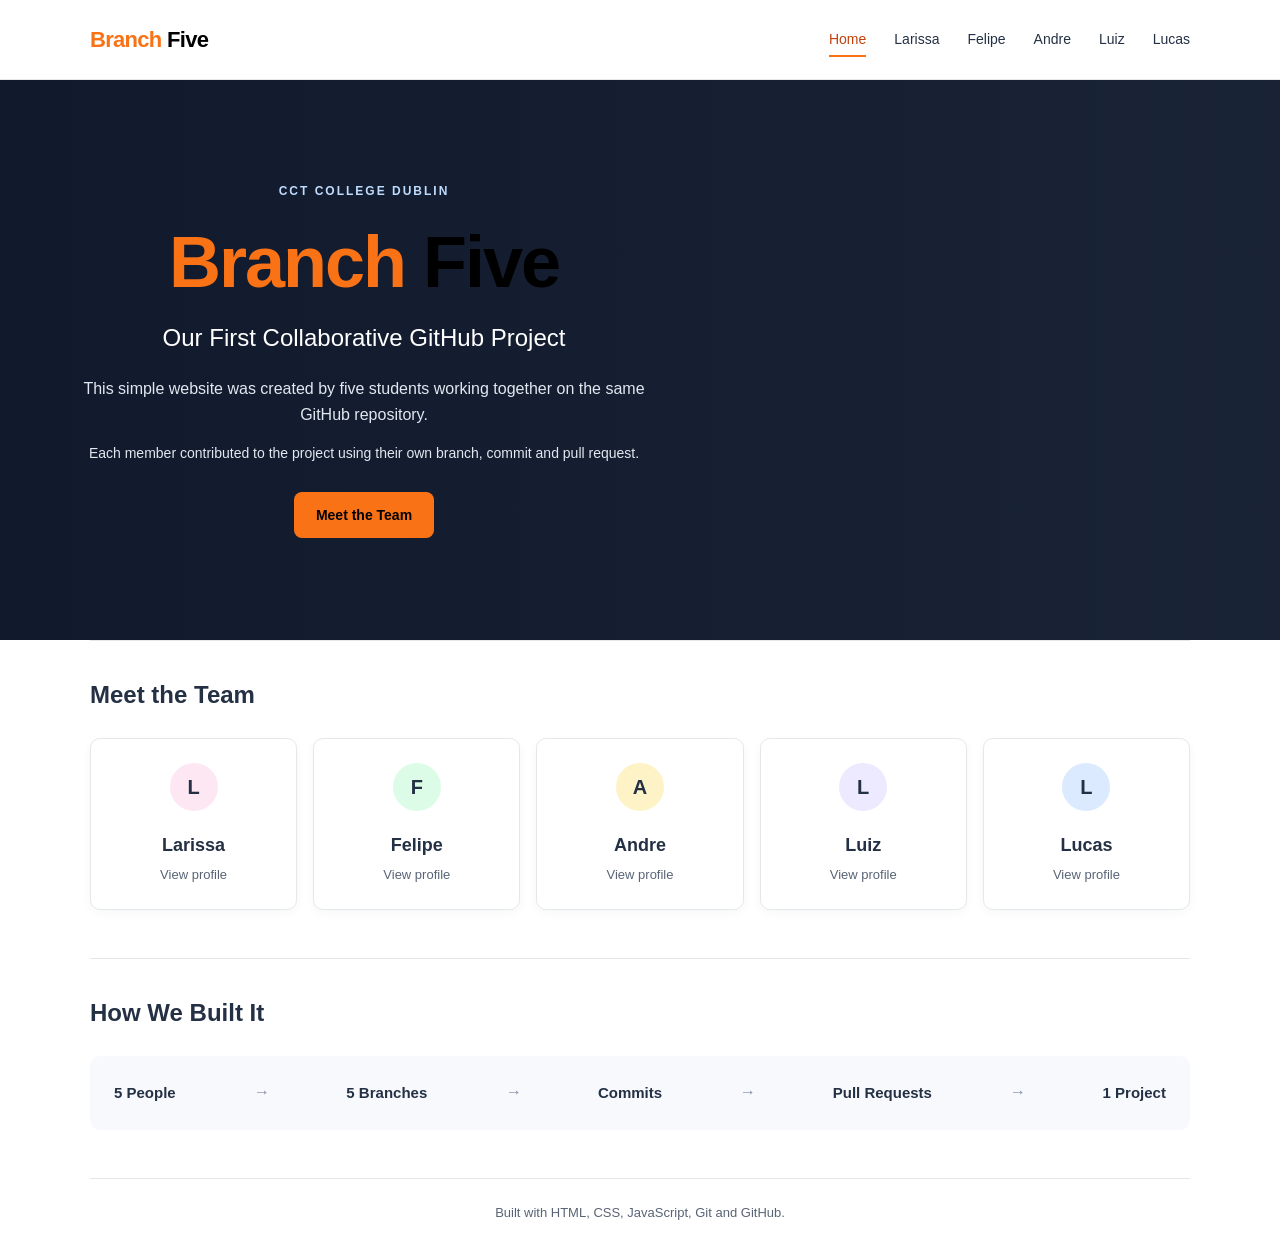
<file: index.html>
<!DOCTYPE html>
<html lang="en">
<head>
    <meta charset="UTF-8">
    <meta name="viewport" content="width=device-width, initial-scale=1.0">
    <title>Branch Five | Our First Collaborative GitHub Project</title>
    <link rel="stylesheet" href="style.css">
    <style>
        .hero .button {
            background: #f97316;
            color: #000000;
        }

        .hero .button:hover {
            background: #fb923c;
        }

        .hero {
            position: relative;
            isolation: isolate;
            overflow: hidden;
            width: 100%;
            max-width: none;
            min-height: 560px;
            display: flex;
            align-items: center;
            padding: 80px 0;
            background: #1e293b;
            color: #ffffff;
            text-align: center;
        }

        .hero::after {
            content: "";
            position: absolute;
            inset: 0;
            z-index: -1;
            background: linear-gradient(90deg, rgba(15, 23, 42, 0.85), rgba(15, 23, 42, 0.3));
            pointer-events: none;
        }

        .hero-text {
            min-width: 0;
            width: 50%;
            max-width: 600px;
            margin-left: 5%;
            margin-right: auto;
        }

        .hero h1 {
            color: #f97316;
        }

        .hero h1 span {
            color: #000000;
        }

        .hero-text h2,
        .hero-text > p {
            max-width: 600px;
            margin-left: auto;
            margin-right: auto;
        }

        .hero-text .label {
            color: #bfdbfe;
        }

        .hero-text > p:not(.label) {
            color: #e2e8f0;
        }

        .hero-video {
            position: absolute;
            inset: 0;
            z-index: -2;
            width: 100%;
            height: 100%;
            object-fit: cover;
            pointer-events: none;
        }

        @media (max-width: 700px) {
            .hero-text {
                width: 90%;
                margin-left: auto;
                margin-right: auto;
            }

            .hero {
                min-height: 520px;
                padding: 56px 0;
            }
        }

        .team-card {
            text-align: center;
        }

        .team-card .initial {
            margin-left: auto;
            margin-right: auto;
        }
    </style>
    <script src="script.js" defer></script>
</head>
<body>
    <header>
        <nav class="container" aria-label="Main navigation">
            <a href="index.html" class="nav-brand" aria-label="Branch Five home">Branch <span>Five</span></a>
            <a href="index.html" class="active" aria-current="page">Home</a>
            <a href="larissa.html">Larissa</a>
            <a href="felipe.html">Felipe</a>
            <a href="andre.html">Andre</a>
            <a href="luiz.html">Luiz</a>
            <a href="lucas.html">Lucas</a>
        </nav>
    </header>

    <main id="home-content">
        <section class="hero container">
            <div class="hero-text container">
                <p class="label">CCT COLLEGE DUBLIN</p>
                <h1>Branch <span>Five</span></h1>
                <h2>Our First Collaborative GitHub Project</h2>
                <p>This simple website was created by five students working together on the same GitHub repository.</p>
                <p class="hero-note">Each member contributed to the project using their own branch, commit and pull request.</p>
                <a class="button" id="team-button" href="#team">Meet the Team</a>
            </div>
            <video class="hero-video" autoplay muted loop playsinline aria-hidden="true">
                <source src="images/hero.mp4" type="video/mp4">
            </video>
        </section>

        <section class="team-section container" id="team">
            <h2>Meet the Team</h2>
            <div class="team-cards">
                <a class="team-card" href="larissa.html">
                    <span class="initial" style="background: #FCE7F3;" aria-hidden="true">L</span>
                    <h3>Larissa</h3>
                    <p>View profile</p>
                </a>
                <a class="team-card" href="felipe.html">
                    <span class="initial" style="background: #DCFCE7;" aria-hidden="true">F</span>
                    <h3>Felipe</h3>
                    <p>View profile</p>
                </a>
                <a class="team-card" href="andre.html">
                    <span class="initial" style="background: #FEF3C7;" aria-hidden="true">A</span>
                    <h3>Andre</h3>
                    <p>View profile</p>
                </a>
                <a class="team-card" href="luiz.html">
                    <span class="initial" style="background: #EDE9FE;" aria-hidden="true">L</span>
                    <h3>Luiz</h3>
                    <p>View profile</p>
                </a>
                <a class="team-card" href="lucas.html">
                    <span class="initial" style="background: #DBEAFE;" aria-hidden="true">L</span>
                    <h3>Lucas</h3>
                    <p>View profile</p>
                </a>
            </div>
        </section>

        <section class="workflow container">
            <h2>How We Built It</h2>
            <div class="workflow-steps">
                <p>5 People</p>
                <span class="step-arrow" aria-hidden="true">↓</span>
                <p>5 Branches</p>
                <span class="step-arrow" aria-hidden="true">↓</span>
                <p>Commits</p>
                <span class="step-arrow" aria-hidden="true">↓</span>
                <p>Pull Requests</p>
                <span class="step-arrow" aria-hidden="true">↓</span>
                <p>1 Project</p>
            </div>
        </section>
    </main>

    <footer class="container">
        <p>Built with HTML, CSS, JavaScript, Git and GitHub.</p>
    </footer>
</body>
</html>
</file>
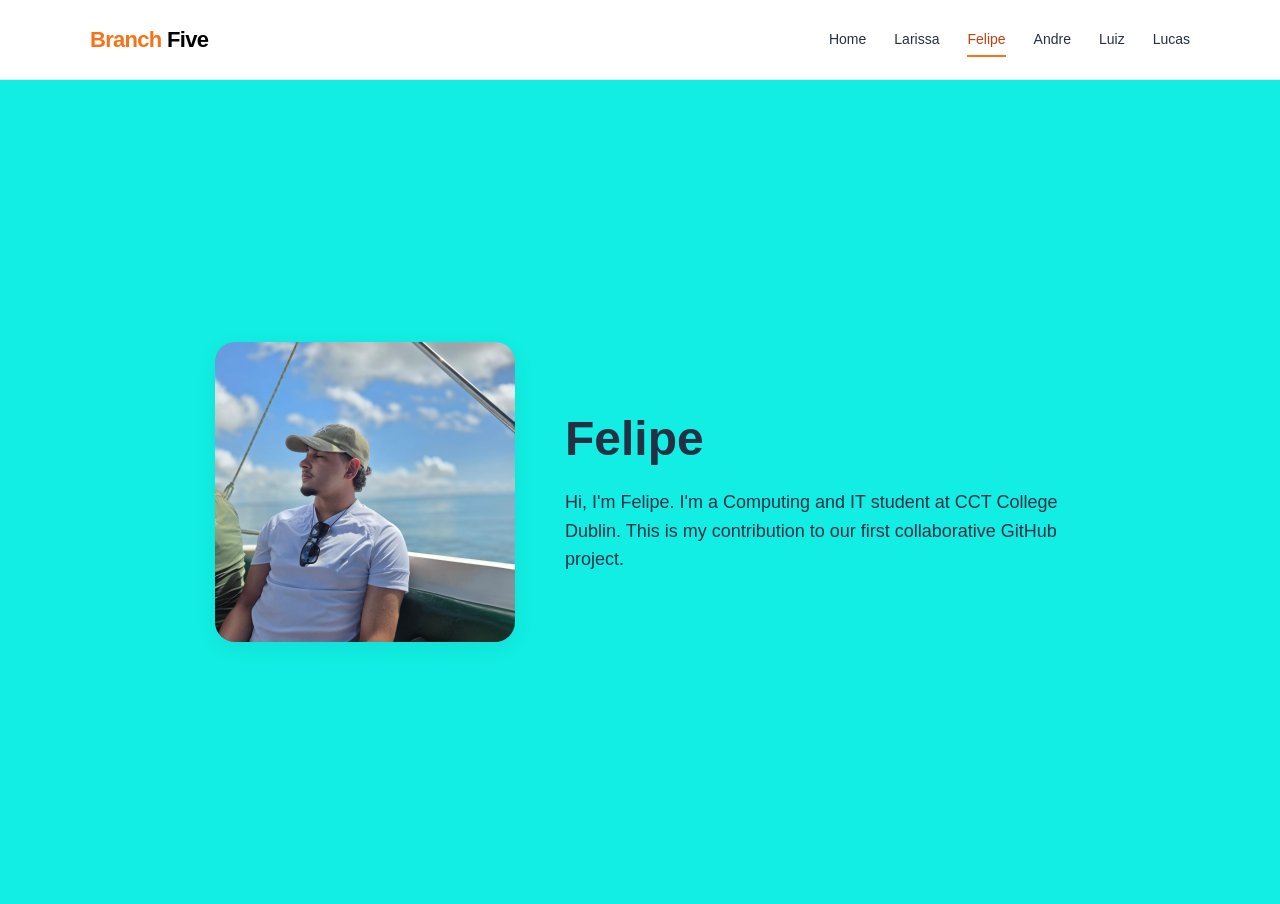
<file: felipe.html>
<!DOCTYPE html>
<html lang="en">
<head>
    <meta charset="UTF-8">
    <meta name="viewport" content="width=device-width, initial-scale=1.0">
    <title>Felipe | Branch Five</title>
    <link rel="stylesheet" href="style.css">
</head>
<!--
==================================================
FELIPE — SUA PARTE COMEÇA AQUI
==================================================

ALTERE SOMENTE ESTAS 3 COISAS:

1. ESCOLHA SUA COR
Procure a linha do body com style="--page-color: ..."
e troque a cor. Exemplo: #EAF2FF.

2. ADICIONE SUA FOTO
Coloque sua foto dentro da pasta images/.
Exemplo: images/felipe.jpg
Depois altere:
src="images/profile-placeholder.svg"
para:
src="images/felipe.jpg"
Use exatamente o nome e a extensão do arquivo da sua foto.

3. EDITE SEU TEXTO
Altere somente o conteúdo dentro de:
<p class="profile-text">
Escreva seu texto em inglês.

Quando terminar, SALVE O ARQUIVO.
Depois faremos:
git add felipe.html images/felipe.jpg
git commit -m "Update Felipe profile"
git push -u origin felipe-page
Se sua foto tiver outro nome, ajuste o comando git add.

NÃO PRECISA ALTERAR style.css.
NÃO PRECISA ALTERAR script.js.
NÃO ALTERE A PÁGINA DOS OUTROS INTEGRANTES.

==================================================
FELIPE — SUA PARTE TERMINA AQUI
==================================================
-->
<!-- FELIPE: TROQUE SUA COR AQUI -->
<body style="--page-color: #12eee3;">
    <header>
        <nav class="container" aria-label="Main navigation">
            <a href="index.html" class="nav-brand" aria-label="Branch Five home">Branch <span>Five</span></a>
            <a href="index.html">Home</a>
            <a href="larissa.html">Larissa</a>
            <a href="felipe.html" class="active" aria-current="page">Felipe</a>
            <a href="andre.html">Andre</a>
            <a href="luiz.html">Luiz</a>
            <a href="lucas.html">Lucas</a>
        </nav>
    </header>

    <main class="profile-page">
        <div class="profile-container container">
            <!-- FELIPE: TROQUE A IMAGEM AQUI -->
            <img
                src="images/Felipe.jpeg"
                alt="Felipe"
                class="profile-photo"
                width="300"
                height="300"
            >
            <div class="profile-content">
                <h1>Felipe</h1>
                <!-- FELIPE: EDITE SEU TEXTO AQUI -->
                <p class="profile-text">
                    Hi, I'm Felipe. I'm a Computing and IT student at CCT College Dublin.
                    This is my contribution to our first collaborative GitHub project.
                </p>
            </div>
        </div>
    </main>
</body>
</html>
</file>
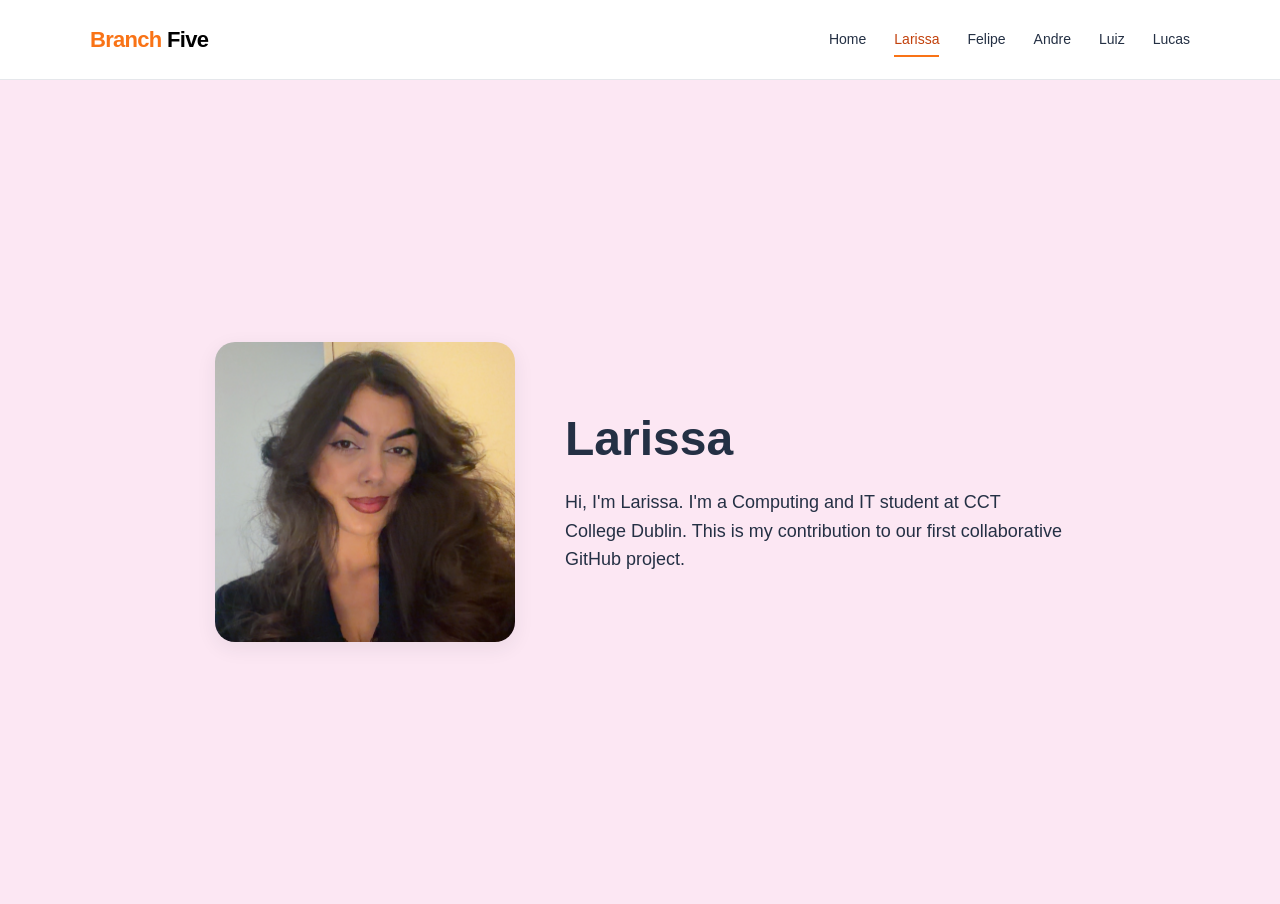
<file: larissa.html>
<!DOCTYPE html>
<html lang="en">

<head>
    <meta charset="UTF-8">
    <meta name="viewport" content="width=device-width, initial-scale=1.0">
    <title>Larissa | Branch Five</title>
    <link rel="stylesheet" href="style.css">
</head>
<!--
==================================================
LARISSA — SUA PARTE COMEÇA AQUI
==================================================

ALTERE SOMENTE ESTAS 3 COISAS:

1. ESCOLHA SUA COR
Procure a linha do body com style="--page-color: ..."
e troque a cor. Exemplo: #EAF2FF.

2. ADICIONE SUA FOTO
Coloque sua foto dentro da pasta images/.
Exemplo: images/larissa.jpg
Depois altere:
src="images/profile-placeholder.svg"
para:
src="images/larissa.jpg"
Use exatamente o nome e a extensão do arquivo da sua foto.

3. EDITE SEU TEXTO
Altere somente o conteúdo dentro de:
<p class="profile-text">
Escreva seu texto em inglês.

Quando terminar, SALVE O ARQUIVO.
Depois faremos:
git add larissa.html images/larissa.jpg
git commit -m "Update Larissa profile"
git push -u origin larissa-page
Se sua foto tiver outro nome, ajuste o comando git add.

NÃO PRECISA ALTERAR style.css.
NÃO PRECISA ALTERAR script.js.
NÃO ALTERE A PÁGINA DOS OUTROS INTEGRANTES.

==================================================
LARISSA — SUA PARTE TERMINA AQUI
==================================================
-->
<!-- LARISSA: TROQUE SUA COR AQUI -->

<body style="--page-color: #FCE7F3;">
    <header>
        <nav class="container" aria-label="Main navigation">
            <a href="index.html" class="nav-brand" aria-label="Branch Five home">Branch <span>Five</span></a>
            <a href="index.html">Home</a>
            <a href="larissa.html" class="active" aria-current="page">Larissa</a>
            <a href="felipe.html">Felipe</a>
            <a href="andre.html">Andre</a>
            <a href="luiz.html">Luiz</a>
            <a href="lucas.html">Lucas</a>
        </nav>
    </header>

    <main class="profile-page">
        <div class="profile-container container">
            <!-- LARISSA: TROQUE A IMAGEM AQUI -->
            <img src="/images/larissa.JPG" alt="Larissa" class="profile-photo" width="300" height="300" s>
            <div class="profile-content">
                <h1>Larissa</h1>
                <!-- LARISSA: EDITE SEU TEXTO AQUI -->
                <p class="profile-text">
                    Hi, I'm Larissa. I'm a Computing and IT student at CCT College Dublin.
                    This is my contribution to our first collaborative GitHub project.
                </p>
            </div>
        </div>
    </main>
</body>

</html>
</file>
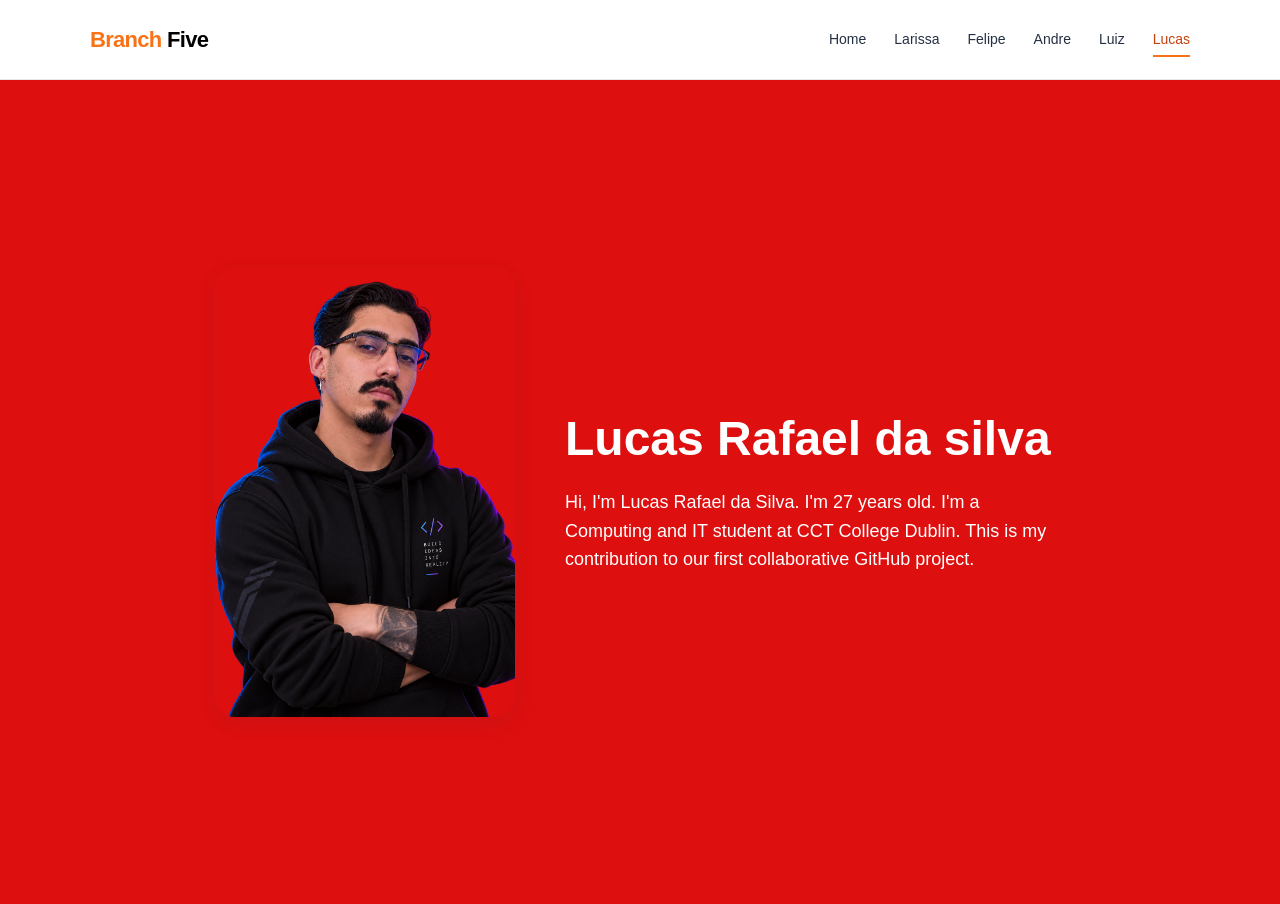
<file: lucas.html>
<!DOCTYPE html>
<html lang="en">
<head>
    <meta charset="UTF-8">
    <meta name="viewport" content="width=device-width, initial-scale=1.0">
    <title>Lucas | Branch Five</title>
    <link rel="stylesheet" href="style.css">
</head>
<!--
==================================================
LUCAS — SUA PARTE COMEÇA AQUI
==================================================

ALTERE SOMENTE ESTAS 3 COISAS:

1. ESCOLHA SUA COR
Procure a linha do body com style="--page-color: ..."
e troque a cor. Exemplo: #EAF2FF.

2. ADICIONE SUA FOTO
Coloque sua foto dentro da pasta images/.
Exemplo: images/lucas.jpg
Depois altere:
src="images/profile-placeholder.svg"
para:
src="images/lucas.jpg"
Use exatamente o nome e a extensão do arquivo da sua foto.

3. EDITE SEU TEXTO
Altere somente o conteúdo dentro de:
<p class="profile-text">
Escreva seu texto em inglês.

Quando terminar, SALVE O ARQUIVO.
Depois faremos:
git add lucas.html images/lucas.jpg
git commit -m "Update Lucas profile"
git push -u origin lucas-page
Se sua foto tiver outro nome, ajuste o comando git add.

NÃO PRECISA ALTERAR style.css.
NÃO PRECISA ALTERAR script.js.
NÃO ALTERE A PÁGINA DOS OUTROS INTEGRANTES.

==================================================
LUCAS — SUA PARTE TERMINA AQUI
==================================================
-->
<!-- LUCAS: TROQUE SUA COR AQUI -->
<body style="--page-color: #dd0f0f;">
    <header>
        <nav class="container" aria-label="Main navigation">
            <a href="index.html" class="nav-brand" aria-label="Branch Five home">Branch <span>Five</span></a>
            <a href="index.html">Home</a>
            <a href="larissa.html">Larissa</a>
            <a href="felipe.html">Felipe</a>
            <a href="andre.html">Andre</a>
            <a href="luiz.html">Luiz</a>
            <a href="lucas.html" class="active" aria-current="page">Lucas</a>
        </nav>
    </header>

    <main class="profile-page">
        <div class="profile-container container">
            <!-- LUCAS: TROQUE A IMAGEM AQUI -->
            <img
                src="images/Lucas_photo.png"
                alt="Lucas"
                class="profile-photo"
                style="width: 400; height: auto; object-fit: cover;"
            >
            <div class="profile-content">
                <h1 style="color: #fff;">Lucas Rafael da silva </h1>
                <!-- LUCAS: EDITE SEU TEXTO AQUI -->
                <p class="profile-text" style="color: #fff;">
                    Hi, I'm Lucas Rafael da Silva. I'm 27 years old. I'm a Computing and IT student at CCT College Dublin.
                    This is my contribution to our first collaborative GitHub project.
                </p>
            </div>
        </div>
    </main>
</body>
</html>
</file>
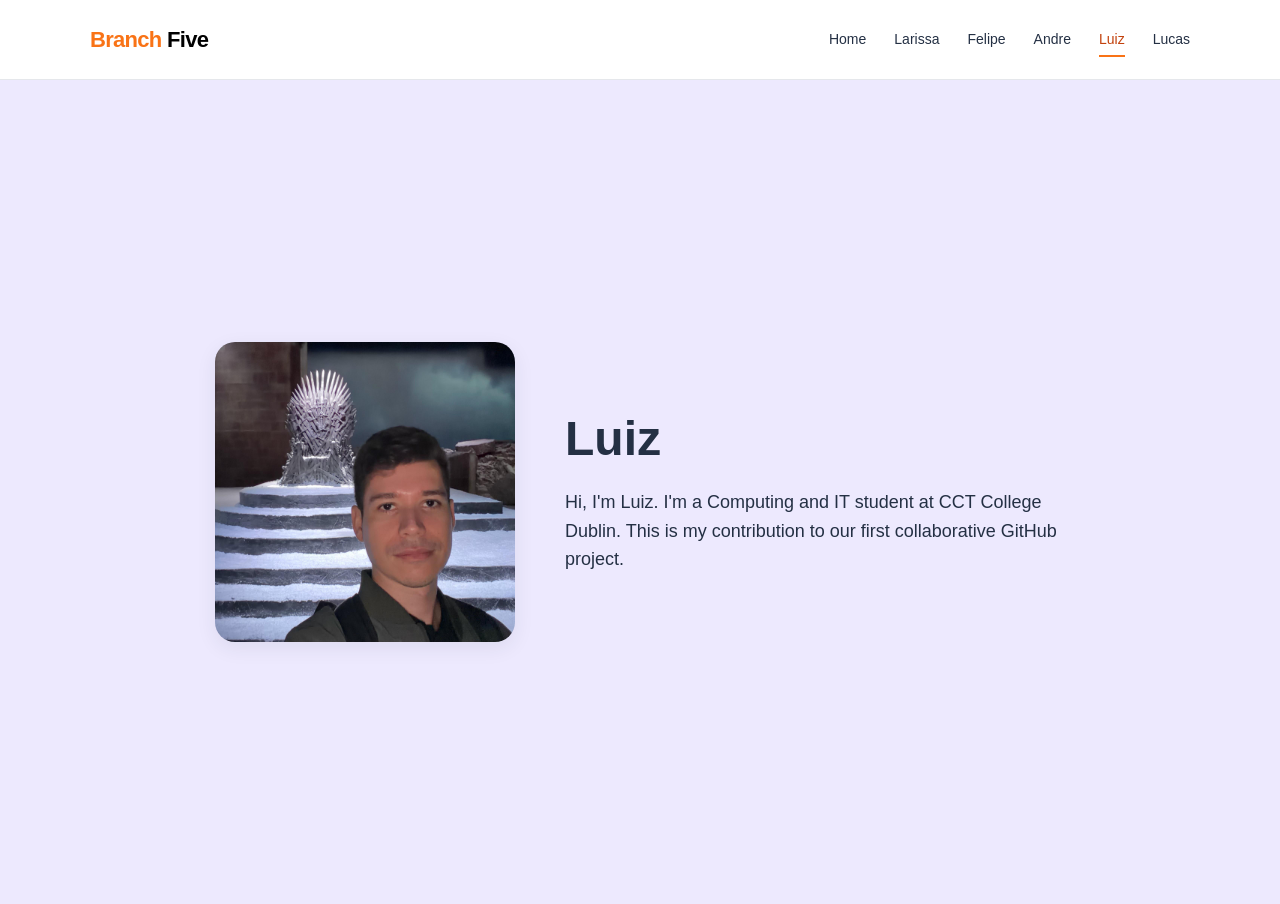
<file: luiz.html>
<!DOCTYPE html>
<html lang="en">
<head>
    <meta charset="UTF-8">
    <meta name="viewport" content="width=device-width, initial-scale=1.0">
    <title>Luiz | Branch Five</title>
    <link rel="stylesheet" href="style.css">
</head>
<!--
==================================================
LUIZ — SUA PARTE COMEÇA AQUI
==================================================

ALTERE SOMENTE ESTAS 3 COISAS:

1. ESCOLHA SUA COR
Procure a linha do body com style="--page-color: ..."
e troque a cor. Exemplo: #EAF2FF.

2. ADICIONE SUA FOTO
Coloque sua foto dentro da pasta images/.
Exemplo: images/luiz.jpg
Depois altere:
src="images/profile-placeholder.svg"
para:
src="images/luiz.jpg"
Use exatamente o nome e a extensão do arquivo da sua foto.

3. EDITE SEU TEXTO
Altere somente o conteúdo dentro de:
<p class="profile-text">
Escreva seu texto em inglês.

Quando terminar, SALVE O ARQUIVO.
Depois faremos:
git add luiz.html images/luiz.jpg
git commit -m "Update Luiz profile"
git push -u origin luiz-page
Se sua foto tiver outro nome, ajuste o comando git add.

NÃO PRECISA ALTERAR style.css.
NÃO PRECISA ALTERAR script.js.
NÃO ALTERE A PÁGINA DOS OUTROS INTEGRANTES.

==================================================
LUIZ — SUA PARTE TERMINA AQUI
==================================================
-->
<!-- LUIZ: TROQUE SUA COR AQUI -->
<body style="--page-color: #EDE9FE;">
    <header>
        <nav class="container" aria-label="Main navigation">
            <a href="index.html" class="nav-brand" aria-label="Branch Five home">Branch <span>Five</span></a>
            <a href="index.html">Home</a>
            <a href="larissa.html">Larissa</a>
            <a href="felipe.html">Felipe</a>
            <a href="andre.html">Andre</a>
            <a href="luiz.html" class="active" aria-current="page">Luiz</a>
            <a href="lucas.html">Lucas</a>
        </nav>
    </header>

    <main class="profile-page">
        <div class="profile-container container">
            <!-- LUIZ: TROQUE A IMAGEM AQUI -->
            <img
                src="images/luiz-photo.jpeg"
                alt="Luiz"
                class="profile-photo"
                width="300"
                height="300"
            >
            <div class="profile-content">
                <h1>Luiz</h1>
                <!-- LUIZ: EDITE SEU TEXTO AQUI -->
                <p class="profile-text">
                    Hi, I'm Luiz. I'm a Computing and IT student at CCT College Dublin.
                    This is my contribution to our first collaborative GitHub project.
                </p>
            </div>
        </div>
    </main>
</body>
</html>
</file>
<file: style.css>
/* Reset */
* {
    box-sizing: border-box;
    margin: 0;
    padding: 0;
}

body {
    font-family: Arial, Helvetica, sans-serif;
    color: #243044;
    background: #ffffff;
    line-height: 1.6;
}

a {
    color: inherit;
    text-decoration: none;
}

.container {
    width: 90%;
    max-width: 1100px;
    margin: 0 auto;
}

h1, h2, h3 {
    line-height: 1.2;
}

a:focus-visible {
    outline: 3px solid #2563eb;
    outline-offset: 5px;
}

/* Navigation */
header {
    background: #ffffff;
    border-bottom: 1px solid #e5e7eb;
}

nav {
    min-height: 76px;
    display: flex;
    align-items: center;
    gap: 28px;
    flex-wrap: wrap;
    padding: 16px 0;
}

nav a {
    font-size: 14px;
    padding: 6px 0;
}

nav {
    justify-content: flex-start;
}

nav .nav-brand {
    font-size: 22px;
    font-weight: bold;
    letter-spacing: -0.7px;
    color: #f97316;
    margin-right: auto;
    white-space: nowrap;
}

nav .nav-brand span {
    color: #000000;
}

nav .nav-brand::after {
    content: none;
}

@media (max-width: 700px) {
    nav .nav-brand {
        flex-basis: 100%;
        margin-right: 0;
    }
}

nav a {
    position: relative;
    border-bottom: none;
    transition: color 0.2s ease;
}

nav a::after {
    content: "";
    position: absolute;
    bottom: 0;
    left: 0;
    width: 100%;
    height: 2px;
    background: #f97316;
    transform: scaleX(0);
    transition: transform 0.2s ease;
}

nav a:hover,
nav a:focus-visible,
nav a.active {
    color: #c2410c;
}

nav a:hover::after,
nav a:focus-visible::after,
nav a.active::after {
    transform: scaleX(1);
}

@media (prefers-reduced-motion: reduce) {
    nav a,
    nav a::after {
        transition: none;
    }
}

/* Home */
.hero {
    padding-top: 88px;
    padding-bottom: 80px;
    max-width: 800px;
    text-align: center;
}

.label {
    font-size: 12px;
    letter-spacing: 2px;
    font-weight: bold;
    color: #2563eb;
    margin-bottom: 18px;
}

.hero h1 {
    font-size: 72px;
    letter-spacing: -2px;
    margin-bottom: 18px;
}

.hero h2 {
    font-size: 24px;
    font-weight: normal;
    margin-bottom: 24px;
}

.hero > p:not(.label) {
    max-width: 600px;
    margin-left: auto;
    margin-right: auto;
    color: #586476;
}

.hero-note {
    font-size: 14px;
    margin-top: 14px;
}

.button {
    display: inline-block;
    background: #2563eb;
    color: #ffffff;
    padding: 12px 22px;
    border-radius: 8px;
    margin-top: 28px;
    font-size: 14px;
    font-weight: bold;
    transition: background 0.2s, transform 0.2s;
}

.button span {
    margin-left: 12px;
}

.button:hover {
    background: #1d4ed8;
    transform: translateY(-2px);
}

.team-section, .workflow {
    padding-top: 40px;
    padding-bottom: 48px;
    border-top: 1px solid #e5e7eb;
}

.team-section h2, .workflow h2 {
    font-size: 24px;
    margin-bottom: 28px;
}

.workflow-steps {
    display: flex;
    align-items: center;
    justify-content: space-between;
    gap: 16px;
    padding: 24px;
    background: #f7f9fc;
    border-radius: 10px;
}

.workflow-steps p {
    font-size: 15px;
    font-weight: bold;
}

.step-arrow {
    color: #8490a2;
    transform: rotate(-90deg);
}

footer {
    border-top: 1px solid #e5e7eb;
    padding-top: 24px;
    padding-bottom: 24px;
    font-size: 13px;
    color: #586476;
    text-align: center;
}

/* Team Cards */
.team-cards {
    display: flex;
    gap: 16px;
    flex-wrap: wrap;
}

.team-card {
    flex: 1 1 150px;
    padding: 24px;
    border: 1px solid #e5e7eb;
    border-radius: 10px;
    box-shadow: 0 3px 10px rgba(36, 48, 68, 0.04);
    transition: transform 0.2s, box-shadow 0.2s;
}

.team-card:hover {
    transform: translateY(-3px);
    box-shadow: 0 6px 16px rgba(36, 48, 68, 0.08);
}

.initial {
    display: flex;
    align-items: center;
    justify-content: center;
    width: 48px;
    height: 48px;
    border-radius: 50%;
    font-size: 20px;
    font-weight: bold;
    margin-bottom: 24px;
}

.team-card h3 {
    font-size: 18px;
    margin-bottom: 8px;
}

.team-card p {
    font-size: 13px;
    color: #586476;
}

/* Profile Pages */
.profile-page {
    min-height: calc(100vh - 76px);
    display: flex;
    align-items: center;
    padding: 60px 0;
    background: var(--page-color);
}

.profile-container {
    display: flex;
    align-items: center;
    justify-content: center;
    gap: 50px;
}

.profile-photo {
    width: 300px;
    height: 300px;
    object-fit: cover;
    border-radius: 20px;
    box-shadow: 0 6px 20px rgba(36, 48, 68, 0.08);
}

.profile-content {
    max-width: 500px;
}

.profile-content h1 {
    font-size: 48px;
    margin-bottom: 20px;
}

.profile-text {
    font-size: 18px;
}

/* Animations */
/* O conteúdo continua visível mesmo se o JavaScript estiver desativado. */
#home-content.is-visible {
    animation: fade-in 0.3s ease-out;
}

@keyframes fade-in {
    from {
        opacity: 0;
        transform: translateY(8px);
    }
    to {
        opacity: 1;
        transform: translateY(0);
    }
}

@media (prefers-reduced-motion: reduce) {
    #home-content.is-visible {
        animation: none;
    }

    a {
        transition: none;
    }
}

/* Mobile */
@media (max-width: 700px) {
    nav {
        gap: 8px 20px;
        justify-content: flex-start;
    }

    .hero {
        padding-top: 56px;
        padding-bottom: 56px;
    }

    .hero h1 {
        font-size: 48px;
    }

    .hero h2 {
        font-size: 21px;
    }

    .team-card {
        flex-basis: 130px;
    }

    .workflow-steps {
        flex-direction: column;
    }

    .step-arrow {
        transform: none;
    }

    .profile-container {
        flex-direction: column;
        gap: 30px;
        text-align: center;
    }

    .profile-photo {
        width: 260px;
        height: 260px;
        max-width: 100%;
    }

    .profile-content h1 {
        font-size: 40px;
    }
}
</file>
